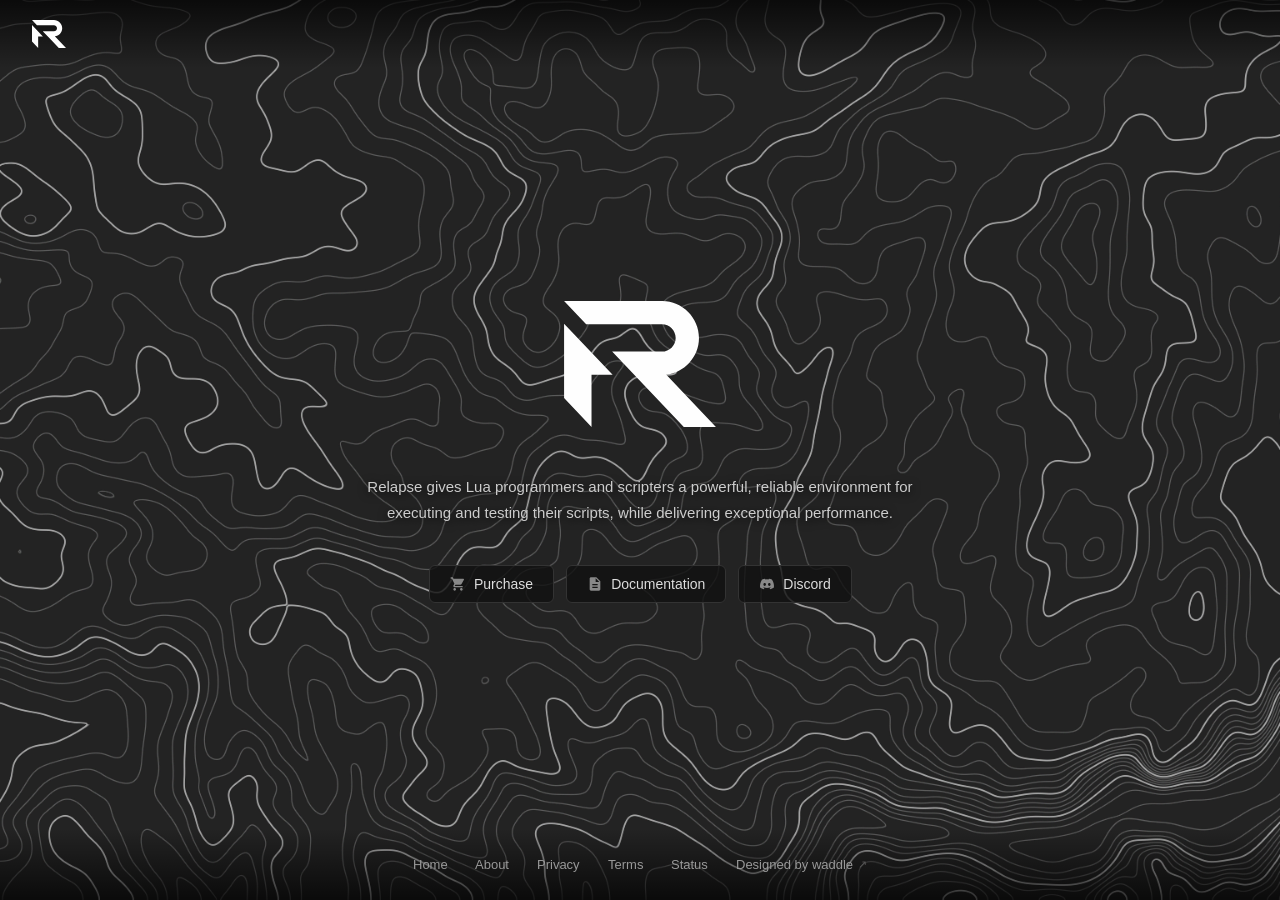
<file: index.html>
<!DOCTYPE html>
<html lang="en">
<head>
  <meta charset="UTF-8">
  <meta name="viewport" content="width=device-width, initial-scale=1.0">
  <title>Relapse - The best </title>
  <link rel="stylesheet" href="reassets/restyle.css">
  <link rel="icon" type="image/svg+xml" href="reassets/relapse2.svg">
  <meta property="og:type" content="website">
  <meta property="og:site_name" content="Relapse">
  <meta property="og:title" content="Relapse - The best">
  <meta property="og:description" content="Relapse gives Lua programmers and scripters a powerful, reliable environment for executing and testing their scripts, while delivering exceptional performance.">
  <meta property="og:image" content="https://getrelapse.xyz/reassets/relapse2.svg">
  <meta property="og:url" content="https://getrelapse.xyz/
  <base target="_blank">
</head>
<body>

  <div class="topbar">
    <img src="reassets/relapse2.svg" alt="Relapse logo">
   <!-- <a class="login-btn" href="#">
      <svg width="14" height="14" viewBox="0 0 24 24" fill="#888"><path d="M12 12c2.21 0 4-1.79 4-4s-1.79-4-4-4-4 1.79-4 4 1.79 4 4 4zm0 2c-2.67 0-8 1.34-8 4v2h16v-2c0-2.66-5.33-4-8-4z"/></svg>
      Login
    </a> -->
  </div>

  <div class="hero">
    <div class="logo-row">
      <img src="reassets/relapse2.svg" alt="Relapse logo">
    </div>

    <p class="tagline">
    Relapse gives Lua programmers and scripters a powerful, reliable environment for 
    executing and testing their scripts, while delivering exceptional performance.
    </p>

    <div class="buttons">
      <a class="btn" href="" target="_blank">
        <svg viewBox="0 0 24 24"><path d="M7 18c-1.1 0-1.99.9-1.99 2S5.9 22 7 22s2-.9 2-2-.9-2-2-2zM1 2v2h2l3.6 7.59-1.35 2.45c-.16.28-.25.61-.25.96 0 1.1.9 2 2 2h12v-2H7.42c-.14 0-.25-.11-.25-.25l.03-.12.9-1.63h7.45c.75 0 1.41-.41 1.75-1.03l3.58-6.49c.08-.14.12-.31.12-.49 0-.55-.45-1-1-1H5.21l-.94-2H1zm16 16c-1.1 0-1.99.9-1.99 2s.89 2 1.99 2 2-.9 2-2-.9-2-2-2z"/></svg>
        Purchase
      </a>
      <a class="btn" href="/docs" target="_blank">
        <svg viewBox="0 0 24 24"><path d="M14 2H6c-1.1 0-1.99.9-1.99 2L4 20c0 1.1.89 2 1.99 2H18c1.1 0 2-.9 2-2V8l-6-6zm2 16H8v-2h8v2zm0-4H8v-2h8v2zm-3-5V3.5L18.5 9H13z"/></svg>
        Documentation
      </a>
      <a class="btn" href="https://discord.gg/FCsgD7P6dp" target="_blank">
        <svg viewBox="0 0 24 24"><path d="M19.27 5.33C17.94 4.71 16.5 4.26 15 4a.09.09 0 0 0-.07.03c-.18.33-.39.76-.53 1.09a16.09 16.09 0 0 0-4.8 0c-.14-.34-.35-.76-.54-1.09c-.01-.02-.04-.03-.07-.03c-1.5.26-2.93.71-4.27 1.33c-.01 0-.02.01-.03.02c-2.72 4.07-3.47 8.03-3.1 11.95c0 .02.01.04.03.05c1.8 1.32 3.53 2.12 5.24 2.65c.03.01.06 0 .07-.02c.4-.55.76-1.13 1.07-1.74c.02-.04 0-.08-.04-.09c-.57-.22-1.11-.48-1.64-.78c-.04-.02-.04-.08-.01-.11c.11-.08.22-.17.33-.25c.02-.02.05-.02.07-.01c3.44 1.57 7.15 1.57 10.55 0c.02-.01.05-.01.07.01c.11.09.22.17.33.26c.04.03.04.09-.01.11c-.52.31-1.07.56-1.64.78c-.04.01-.05.06-.04.09c.32.61.68 1.19 1.07 1.74c.03.01.06.02.09.01c1.72-.53 3.45-1.33 5.25-2.65c.02-.01.03-.03.03-.05c.44-4.53-.73-8.46-3.1-11.95c-.01-.01-.02-.02-.04-.02zM8.52 14.91c-1.03 0-1.89-.95-1.89-2.12s.84-2.12 1.89-2.12c1.06 0 1.9.96 1.89 2.12c0 1.17-.84 2.12-1.89 2.12zm6.97 0c-1.03 0-1.89-.95-1.89-2.12s.84-2.12 1.89-2.12c1.06 0 1.9.96 1.89 2.12c0 1.17-.83 2.12-1.89 2.12z"/></svg>
        Discord
      </a>
    </div>
  </div>

<div class="footer">
  <a href="/">Home</a>
  <a href="#">About</a>
  <a href="#">Privacy</a>
  <a href="/tos">Terms</a>
  <a href="/status">Status</a>
  <a class="credit" href="https://waddles.cafe" target="_blank" rel="noopener">Designed by waddle</a>
</div>

</body>
</html>
</file>
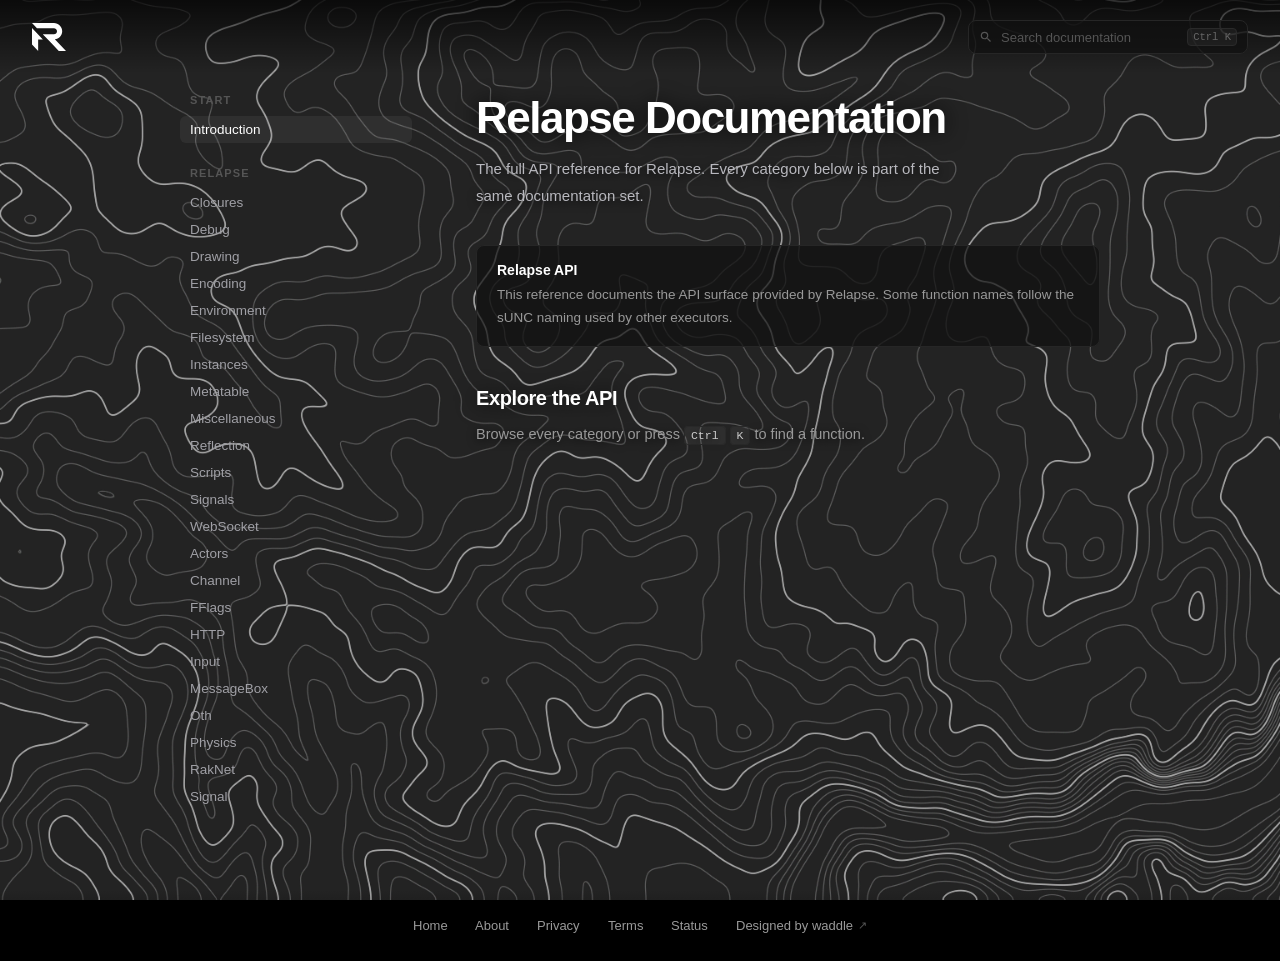
<file: docs.html>
<!DOCTYPE html>
<html lang="en">
<head>
  <meta charset="UTF-8">
  <meta name="viewport" content="width=device-width, initial-scale=1.0">
  <title>Documentation - Relapse</title>
  <link rel="stylesheet" href="reassets/restyle.css">
  <link rel="icon" type="image/svg+xml" href="reassets/relapse2.svg">
  <meta property="og:type" content="website">
  <meta property="og:site_name" content="Relapse">
  <meta property="og:title" content="Relapse - The best">
  <meta property="og:description" content="Relapse gives Lua programmers and scripters a powerful, reliable environment for executing and testing their scripts, while delivering exceptional performance.">
  <meta property="og:image" content="https://getrelapse.xyz/reassets/relapse2.svg">
  <meta property="og:url" content="https://getrelapse.xyz/">
</head>
<body>

  <div class="topbar">
    <img src="reassets/relapse2.svg" alt="Relapse logo">
    <div class="docs-topsearch">
      <svg width="14" height="14" viewBox="0 0 24 24" fill="currentColor"><path d="M15.5 14h-.79l-.28-.27A6.47 6.47 0 0 0 16 9.5 6.5 6.5 0 1 0 9.5 16c1.61 0 3.09-.59 4.23-1.57l.27.28v.79l5 4.99L20.49 19l-4.99-5zm-6 0C7.01 14 5 11.99 5 9.5S7.01 5 9.5 5 14 7.01 14 9.5 11.99 14 9.5 14z"/></svg>
      <input type="text" id="docsSearch" placeholder="Search documentation" autocomplete="off" spellcheck="false">
      <kbd>Ctrl K</kbd>
      <div class="docs-results" id="docsResults"></div>
    </div>
  </div>

  <div class="docs-layout">

    <aside class="docs-side">
      <div class="docs-side-group">
        <h3>Start</h3>
        <a class="docs-side-link current" data-doc="introduction" href="#introduction">Introduction</a>
      </div>
      <div class="docs-side-group">
        <h3>Relapse</h3>
        <a class="docs-side-link" data-doc="closures" href="#closures">Closures</a>
        <a class="docs-side-link" data-doc="debug" href="#debug">Debug</a>
        <a class="docs-side-link" data-doc="drawing" href="#drawing">Drawing</a>
        <a class="docs-side-link" data-doc="encoding" href="#encoding">Encoding</a>
        <a class="docs-side-link" data-doc="environment" href="#environment">Environment</a>
        <a class="docs-side-link" data-doc="filesystem" href="#filesystem">Filesystem</a>
        <a class="docs-side-link" data-doc="instances" href="#instances">Instances</a>
        <a class="docs-side-link" data-doc="metatable" href="#metatable">Metatable</a>
        <a class="docs-side-link" data-doc="miscellaneous" href="#miscellaneous">Miscellaneous</a>
        <a class="docs-side-link" data-doc="reflection" href="#reflection">Reflection</a>
        <a class="docs-side-link" data-doc="scripts" href="#scripts">Scripts</a>
        <a class="docs-side-link" data-doc="signals" href="#signals">Signals</a>
        <a class="docs-side-link" data-doc="websocket" href="#websocket">WebSocket</a>
        <a class="docs-side-link" data-doc="actors" href="#actors">Actors</a>
        <a class="docs-side-link" data-doc="channel" href="#channel">Channel</a>
        <a class="docs-side-link" data-doc="fflags" href="#fflags">FFlags</a>
        <a class="docs-side-link" data-doc="http" href="#http">HTTP</a>
        <a class="docs-side-link" data-doc="input" href="#input">Input</a>
        <a class="docs-side-link" data-doc="messagebox" href="#messagebox">MessageBox</a>
        <a class="docs-side-link" data-doc="oth" href="#oth">Oth</a>
        <a class="docs-side-link" data-doc="physics" href="#physics">Physics</a>
        <a class="docs-side-link" data-doc="raknet" href="#raknet">RakNet</a>
        <a class="docs-side-link" data-doc="signal" href="#signal">Signal</a>
      </div>
    </aside>

    <main class="docs-main">

      <section id="introduction" class="docs-section active">
        <h1 class="docs-title">Relapse Documentation</h1>
        <p class="docs-lead">
          The full API reference for Relapse. Every category below is part of the same documentation set.
        </p>

        <div class="docs-note">
          <h3>Relapse API</h3>
          <p>This reference documents the API surface provided by Relapse. Some function names follow the sUNC naming used by other executors.</p>
        </div>

        <h2 class="docs-h2">Explore the API</h2>
        <p class="docs-p">Browse every category or press <kbd>Ctrl</kbd> <kbd>K</kbd> to find a function.</p>
      </section>

      <section id="closures" class="docs-section">
        <p class="docs-breadcrumb"><span>Relapse</span><span class="sep">/</span><span>Closures</span></p>
        <h2 class="docs-title-sm">Closures</h2>
        <p class="docs-lead">Inspect, create, classify, hook and restore Luau closures.</p>

        <div class="docs-note">
          <h3>Relapse documentation</h3>
          <p>This reference documents the API surface provided by Relapse.</p>
        </div>

        <h3 class="docs-h3">Available functions</h3>
        <div class="docs-functions" data-category="closures"></div>
      </section>

      <section id="debug" class="docs-section">
        <p class="docs-breadcrumb"><span>Relapse</span><span class="sep">/</span><span>Debug</span></p>
        <h2 class="docs-title-sm">Debug</h2>
        <p class="docs-lead">Inspect and modify constants, upvalues, stacks and prototypes.</p>

        <div class="docs-note">
          <h3>Relapse documentation</h3>
          <p>This reference documents the API surface provided by Relapse.</p>
        </div>

        <h3 class="docs-h3">Available functions</h3>
        <div class="docs-functions" data-category="debug"></div>
      </section>

      <section id="drawing" class="docs-section">
        <p class="docs-breadcrumb"><span>Relapse</span><span class="sep">/</span><span>Drawing</span></p>
        <h2 class="docs-title-sm">Drawing</h2>
        <p class="docs-lead">Create and manage client-only 2D drawing objects.</p>

        <div class="docs-note">
          <h3>Relapse documentation</h3>
          <p>This reference documents the API surface provided by Relapse.</p>
        </div>

        <h3 class="docs-h3">Available functions</h3>
        <div class="docs-functions" data-category="drawing"></div>
      </section>

      <section id="encoding" class="docs-section">
        <p class="docs-breadcrumb"><span>Relapse</span><span class="sep">/</span><span>Encoding</span></p>
        <h2 class="docs-title-sm">Encoding</h2>
        <p class="docs-lead">Encode Base64 data and compress or decompress LZ4 data.</p>

        <div class="docs-note">
          <h3>Relapse documentation</h3>
          <p>This reference documents the API surface provided by Relapse.</p>
        </div>

        <h3 class="docs-h3">Available functions</h3>
        <div class="docs-functions" data-category="encoding"></div>
      </section>

      <section id="environment" class="docs-section">
        <p class="docs-breadcrumb"><span>Relapse</span><span class="sep">/</span><span>Environment</span></p>
        <h2 class="docs-title-sm">Environment</h2>
        <p class="docs-lead">Inspect executor environments, the registry and garbage-collected values.</p>

        <div class="docs-note">
          <h3>Relapse documentation</h3>
          <p>This reference documents the API surface provided by Relapse.</p>
        </div>

        <h3 class="docs-h3">Available functions</h3>
        <div class="docs-functions" data-category="environment"></div>
      </section>

      <section id="filesystem" class="docs-section">
        <p class="docs-breadcrumb"><span>Relapse</span><span class="sep">/</span><span>Filesystem</span></p>
        <h2 class="docs-title-sm">Filesystem</h2>
        <p class="docs-lead">Read, write and organize files in the executor workspace.</p>

        <div class="docs-note">
          <h3>Relapse documentation</h3>
          <p>This reference documents the API surface provided by Relapse.</p>
        </div>

        <h3 class="docs-h3">Available functions</h3>
        <div class="docs-functions" data-category="filesystem"></div>
      </section>

      <section id="instances" class="docs-section">
        <p class="docs-breadcrumb"><span>Relapse</span><span class="sep">/</span><span>Instances</span></p>
        <h2 class="docs-title-sm">Instances</h2>
        <p class="docs-lead">Enumerate, reference, inspect and interact with Roblox Instances.</p>

        <div class="docs-note">
          <h3>Relapse documentation</h3>
          <p>This reference documents the API surface provided by Relapse.</p>
        </div>

        <h3 class="docs-h3">Available functions</h3>
        <div class="docs-functions" data-category="instances"></div>
      </section>

      <section id="metatable" class="docs-section">
        <p class="docs-breadcrumb"><span>Relapse</span><span class="sep">/</span><span>Metatable</span></p>
        <h2 class="docs-title-sm">Metatable</h2>
        <p class="docs-lead">Access, replace and inspect protected metatables.</p>

        <div class="docs-note">
          <h3>Relapse documentation</h3>
          <p>This reference documents the API surface provided by Relapse.</p>
        </div>

        <h3 class="docs-h3">Available functions</h3>
        <div class="docs-functions" data-category="metatable"></div>
      </section>

      <section id="miscellaneous" class="docs-section">
        <p class="docs-breadcrumb"><span>Relapse</span><span class="sep">/</span><span>Miscellaneous</span></p>
        <h2 class="docs-title-sm">Miscellaneous</h2>
        <p class="docs-lead">Utility functions that don't belong to a specific category.</p>

        <div class="docs-note">
          <h3>Relapse documentation</h3>
          <p>This reference documents the API surface provided by Relapse.</p>
        </div>

        <h3 class="docs-h3">Available functions</h3>
        <div class="docs-functions" data-category="miscellaneous"></div>
      </section>

      <section id="reflection" class="docs-section">
        <p class="docs-breadcrumb"><span>Relapse</span><span class="sep">/</span><span>Reflection</span></p>
        <h2 class="docs-title-sm">Reflection</h2>
        <p class="docs-lead">Reflect on functions, types and runtime state.</p>

        <div class="docs-note">
          <h3>Relapse documentation</h3>
          <p>This reference documents the API surface provided by Relapse.</p>
        </div>

        <h3 class="docs-h3">Available functions</h3>
        <div class="docs-functions" data-category="reflection"></div>
      </section>

      <section id="scripts" class="docs-section">
        <p class="docs-breadcrumb"><span>Relapse</span><span class="sep">/</span><span>Scripts</span></p>
        <h2 class="docs-title-sm">Scripts</h2>
        <p class="docs-lead">Manage, load and inspect running scripts.</p>

        <div class="docs-note">
          <h3>Relapse documentation</h3>
          <p>This reference documents the API surface provided by Relapse.</p>
        </div>

        <h3 class="docs-h3">Available functions</h3>
        <div class="docs-functions" data-category="scripts"></div>
      </section>

      <section id="signals" class="docs-section">
        <p class="docs-breadcrumb"><span>Relapse</span><span class="sep">/</span><span>Signals</span></p>
        <h2 class="docs-title-sm">Signals</h2>
        <p class="docs-lead">Hook and inspect Roblox signals and event connections.</p>

        <div class="docs-note">
          <h3>Relapse documentation</h3>
          <p>This reference documents the API surface provided by Relapse.</p>
        </div>

        <h3 class="docs-h3">Available functions</h3>
        <div class="docs-functions" data-category="signals"></div>
      </section>

      <section id="websocket" class="docs-section">
        <p class="docs-breadcrumb"><span>Relapse</span><span class="sep">/</span><span>WebSocket</span></p>
        <h2 class="docs-title-sm">WebSocket</h2>
        <p class="docs-lead">Open, send and receive data over WebSocket connections.</p>

        <div class="docs-note">
          <h3>Relapse documentation</h3>
          <p>This reference documents the API surface provided by Relapse.</p>
        </div>

        <h3 class="docs-h3">Available functions</h3>
        <div class="docs-functions" data-category="websocket"></div>
      </section>

      <section id="actors" class="docs-section">
        <p class="docs-breadcrumb"><span>Relapse</span><span class="sep">/</span><span>Actors</span></p>
        <h2 class="docs-title-sm">Actors</h2>
        <p class="docs-lead">Run code inside Actor VMs and communicate with them.</p>

        <div class="docs-note">
          <h3>Relapse documentation</h3>
          <p>This reference documents the API surface provided by Relapse.</p>
        </div>

        <h3 class="docs-h3">Available functions</h3>
        <div class="docs-functions" data-category="actors"></div>
      </section>

      <section id="channel" class="docs-section">
        <p class="docs-breadcrumb"><span>Relapse</span><span class="sep">/</span><span>Channel</span></p>
        <h2 class="docs-title-sm">Channel</h2>
        <p class="docs-lead">Open cross-VM channels and exchange JSON values.</p>

        <div class="docs-note">
          <h3>Relapse documentation</h3>
          <p>This reference documents the API surface provided by Relapse.</p>
        </div>

        <h3 class="docs-h3">Available functions</h3>
        <div class="docs-functions" data-category="channel"></div>
      </section>

      <section id="fflags" class="docs-section">
        <p class="docs-breadcrumb"><span>Relapse</span><span class="sep">/</span><span>FFlags</span></p>
        <h2 class="docs-title-sm">FFlags</h2>
        <p class="docs-lead">Read and write engine fast flags.</p>

        <div class="docs-note">
          <h3>Relapse documentation</h3>
          <p>This reference documents the API surface provided by Relapse.</p>
        </div>

        <h3 class="docs-h3">Available functions</h3>
        <div class="docs-functions" data-category="fflags"></div>
      </section>

      <section id="http" class="docs-section">
        <p class="docs-breadcrumb"><span>Relapse</span><span class="sep">/</span><span>HTTP</span></p>
        <h2 class="docs-title-sm">HTTP</h2>
        <p class="docs-lead">Send HTTP requests from the executor.</p>

        <div class="docs-note">
          <h3>Relapse documentation</h3>
          <p>This reference documents the API surface provided by Relapse.</p>
        </div>

        <h3 class="docs-h3">Available functions</h3>
        <div class="docs-functions" data-category="http"></div>
      </section>

      <section id="input" class="docs-section">
        <p class="docs-breadcrumb"><span>Relapse</span><span class="sep">/</span><span>Input</span></p>
        <h2 class="docs-title-sm">Input</h2>
        <p class="docs-lead">Synthesize mouse and keyboard input.</p>

        <div class="docs-note">
          <h3>Relapse documentation</h3>
          <p>This reference documents the API surface provided by Relapse.</p>
        </div>

        <h3 class="docs-h3">Available functions</h3>
        <div class="docs-functions" data-category="input"></div>
      </section>

      <section id="messagebox" class="docs-section">
        <p class="docs-breadcrumb"><span>Relapse</span><span class="sep">/</span><span>MessageBox</span></p>
        <h2 class="docs-title-sm">MessageBox</h2>
        <p class="docs-lead">Show native message boxes.</p>

        <div class="docs-note">
          <h3>Relapse documentation</h3>
          <p>This reference documents the API surface provided by Relapse.</p>
        </div>

        <h3 class="docs-h3">Available functions</h3>
        <div class="docs-functions" data-category="messagebox"></div>
      </section>

      <section id="oth" class="docs-section">
        <p class="docs-breadcrumb"><span>Relapse</span><span class="sep">/</span><span>Oth</span></p>
        <h2 class="docs-title-sm">Oth</h2>
        <p class="docs-lead">Hook C closures with Lua functions and inspect hook threads.</p>

        <div class="docs-note">
          <h3>Relapse documentation</h3>
          <p>This reference documents the API surface provided by Relapse.</p>
        </div>

        <h3 class="docs-h3">Available functions</h3>
        <div class="docs-functions" data-category="oth"></div>
      </section>

      <section id="physics" class="docs-section">
        <p class="docs-breadcrumb"><span>Relapse</span><span class="sep">/</span><span>Physics</span></p>
        <h2 class="docs-title-sm">Physics</h2>
        <p class="docs-lead">Read and change the local physics time scale.</p>

        <div class="docs-note">
          <h3>Relapse documentation</h3>
          <p>This reference documents the API surface provided by Relapse.</p>
        </div>

        <h3 class="docs-h3">Available functions</h3>
        <div class="docs-functions" data-category="physics"></div>
      </section>

      <section id="raknet" class="docs-section">
        <p class="docs-breadcrumb"><span>Relapse</span><span class="sep">/</span><span>RakNet</span></p>
        <h2 class="docs-title-sm">RakNet</h2>
        <p class="docs-lead">Inspect and inject network packets.</p>

        <div class="docs-note">
          <h3>Relapse documentation</h3>
          <p>This reference documents the API surface provided by Relapse.</p>
        </div>

        <h3 class="docs-h3">Available functions</h3>
        <div class="docs-functions" data-category="raknet"></div>
      </section>

      <section id="signal" class="docs-section">
        <p class="docs-breadcrumb"><span>Relapse</span><span class="sep">/</span><span>Signal</span></p>
        <h2 class="docs-title-sm">Signal</h2>
        <p class="docs-lead">Create standalone signals and connections.</p>

        <div class="docs-note">
          <h3>Relapse documentation</h3>
          <p>This reference documents the API surface provided by Relapse.</p>
        </div>

        <h3 class="docs-h3">Available functions</h3>
        <div class="docs-functions" data-category="signal"></div>
      </section>

      <section id="function-view" class="docs-section">
        <p class="docs-breadcrumb" id="fnBreadcrumb"></p>
        <p class="docs-category-label" id="fnCategory"></p>
        <h2 class="docs-fn-title" id="fnTitle"></h2>
        <p class="docs-lead" id="fnDesc"></p>

        <div class="docs-note">
          <h3>Relapse documentation</h3>
          <p>This reference documents the API surface provided by Relapse.</p>
        </div>

        <h3 class="docs-h2">Signature</h3>
        <div class="docs-code">
          <div class="docs-code-head">
            <span class="docs-code-lang">Luau</span>
            <button class="docs-copy" data-copy="" type="button" aria-label="Copy signature">
              <svg width="12" height="12" viewBox="0 0 24 24" fill="currentColor"><path d="M16 1H4c-1.1 0-2 .9-2 2v14h2V3h12V1zm3 4H8c-1.1 0-2 .9-2 2v14c0 1.1.9 2 2 2h11c1.1 0 2-.9 2-2V7c0-1.1-.9-2-2-2zm0 16H8V7h11v14z"/></svg>
              <span>Copy</span>
            </button>
          </div>
          <pre class="docs-code-body"><code id="fnSignature"></code></pre>
        </div>

        <h3 class="docs-h2">Returns</h3>
        <p class="docs-p" id="fnReturns"></p>

        <div class="docs-nav">
          <a class="docs-nav-btn" id="fnPrev" href="#">
            <span class="docs-nav-label">← Previous</span>
            <span class="docs-nav-title" id="fnPrevTitle"></span>
          </a>
          <a class="docs-nav-btn docs-nav-next" id="fnNext" href="#">
            <span class="docs-nav-label">Next →</span>
            <span class="docs-nav-title" id="fnNextTitle"></span>
          </a>
        </div>
      </section>

    </main>

  </div>

  <div class="footer">
    <a href="/">Home</a>
    <a href="#">About</a>
    <a href="#">Privacy</a>
    <a href="/tos">Terms</a>
    <a href="/status">Status</a>
    <a class="credit" href="https://waddles.cafe" target="_blank" rel="noopener">Designed by waddle</a>
  </div>

  <script src="reassets/de.js?v=2"></script>

</body>
</html>
</file>
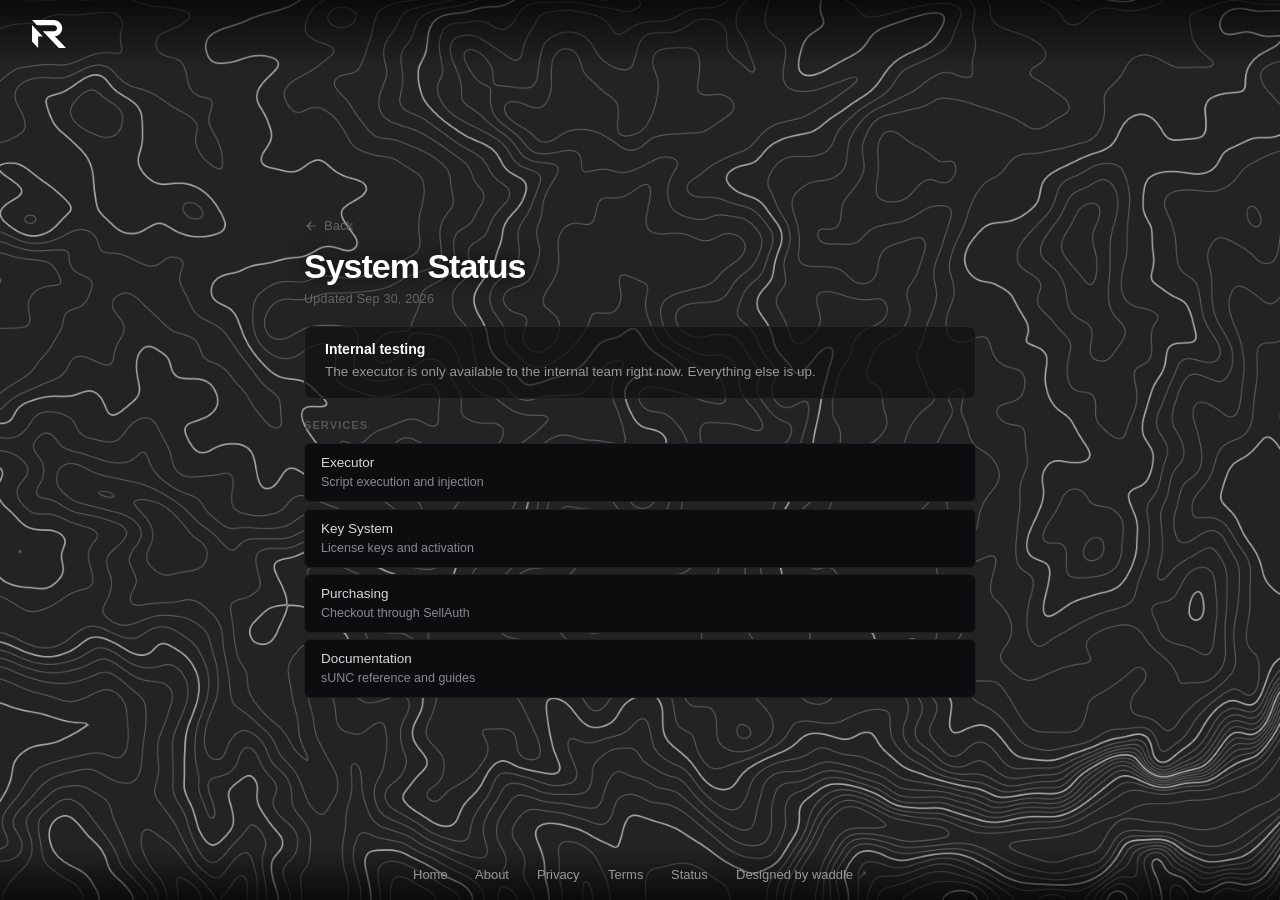
<file: status.html>
<!DOCTYPE html>
<html lang="en">
<head>
  <meta charset="UTF-8">
  <meta name="viewport" content="width=device-width, initial-scale=1.0">
  <title>Status - Relapse</title>
  <link rel="stylesheet" href="reassets/restyle.css?v=3">
  <link rel="icon" type="image/svg+xml" href="reassets/relapse2.svg">
  <meta property="og:type" content="website">
  <meta property="og:site_name" content="Relapse">
  <meta property="og:title" content="Relapse Status">
  <meta property="og:description" content="Current status of the Relapse executor, key system, purchasing and documentation.">
  <meta property="og:image" content="https://getrelapse.xyz/reassets/relapse2.svg">
  <meta property="og:url" content="https://getrelapse.xyz/status">
</head>
<body class="no-scroll">

  <div class="topbar">
    <img src="reassets/relapse2.svg" alt="Relapse logo">
  </div>

  <div class="article-wrap status-wrap">
    <a class="back" href="/">
      <svg width="14" height="14" viewBox="0 0 24 24" fill="currentColor"><path d="M20 11H7.83l5.59-5.59L12 4l-8 8 8 8 1.41-1.41L7.83 13H20v-2z"/></svg>
      Back
    </a>

    <h1 class="article-title">System Status</h1>
    <p class="article-updated">Updated Sep 30, 2026</p>

    <div class="status-overall">
      <div>
        <h2>Internal testing</h2>
        <p>The executor is only available to the internal team right now. Everything else is up.</p>
      </div>
    </div>

    <h3 class="docs-h3 status-label">Services</h3>
    <div class="status-list">
      <div class="status-row" style="animation-delay: 0.5s">
        <div><span class="status-name">Executor</span><span class="status-desc">Script execution and injection</span></div>
      </div>
      <div class="status-row" style="animation-delay: 0.56s">
        <div><span class="status-name">Key System</span><span class="status-desc">License keys and activation</span></div>
      </div>
      <div class="status-row" style="animation-delay: 0.62s">
        <div><span class="status-name">Purchasing</span><span class="status-desc">Checkout through SellAuth</span></div>
      </div>
      <div class="status-row" style="animation-delay: 0.68s">
        <div><span class="status-name">Documentation</span><span class="status-desc">sUNC reference and guides</span></div>
      </div>
    </div>
  </div>

  <div class="footer">
    <a href="/">Home</a>
    <a href="#">About</a>
    <a href="#">Privacy</a>
    <a href="/tos">Terms</a>
    <a href="/status">Status</a>
    <a class="credit" href="https://waddles.cafe" target="_blank" rel="noopener">Designed by waddle</a>
  </div>

</body>
</html>
</file>
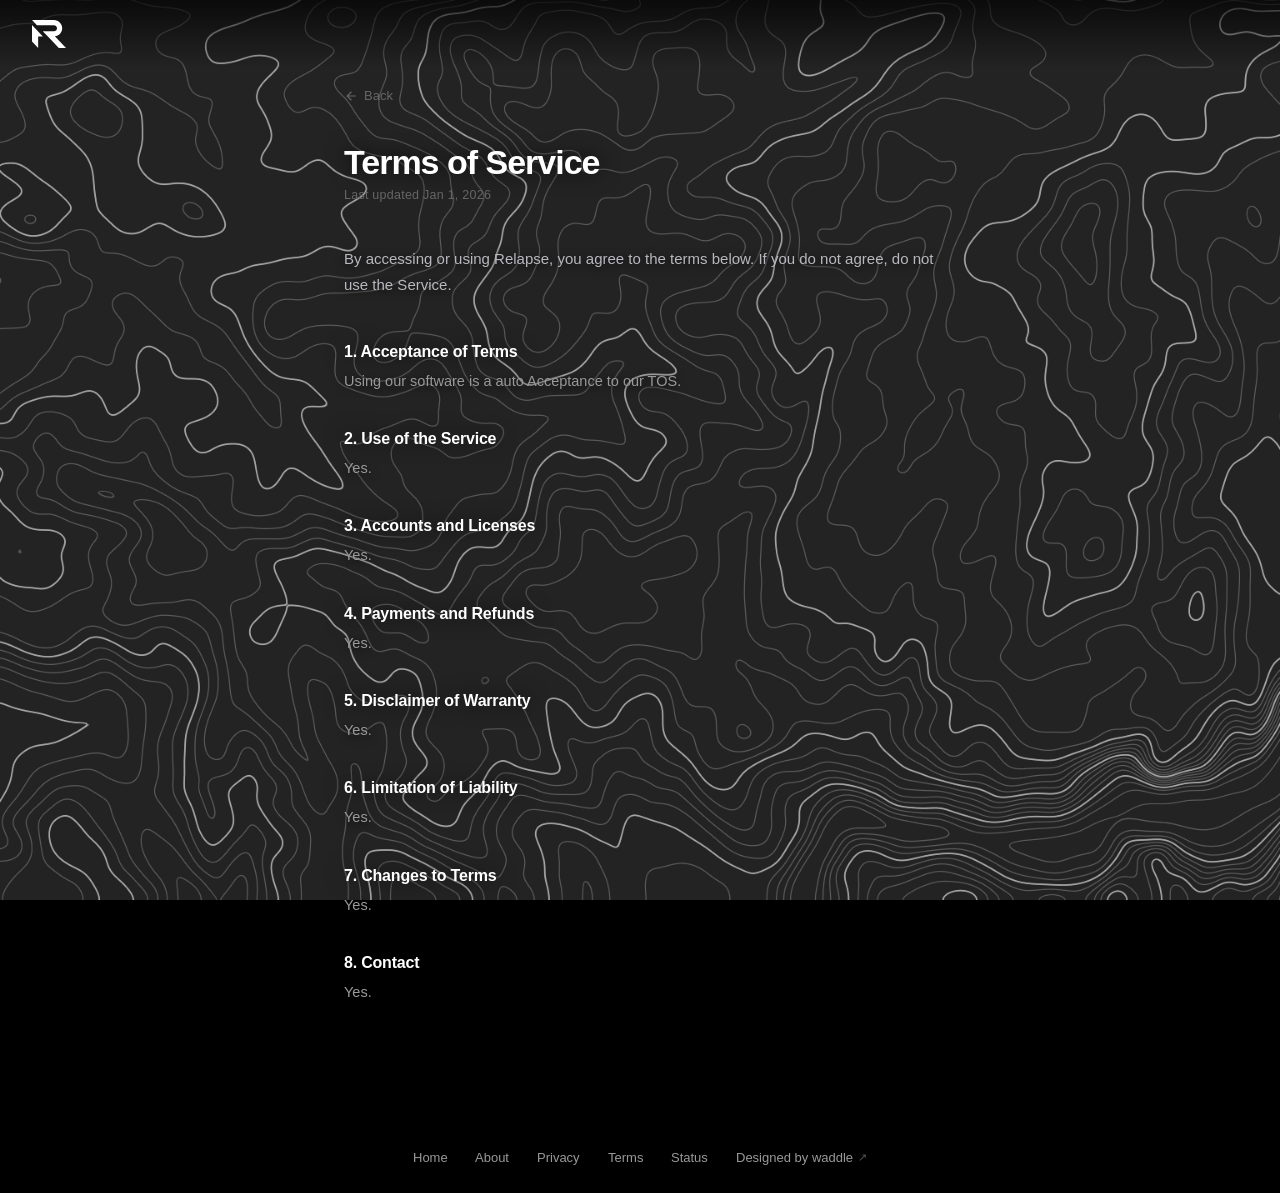
<file: tos.html>
<!DOCTYPE html>
<html lang="en">
<head>
  <meta charset="UTF-8">
  <meta name="viewport" content="width=device-width, initial-scale=1.0">
  <title>Terms of Service - Relapse</title>
  <link rel="stylesheet" href="reassets/restyle.css">
  <link rel="icon" type="image/svg+xml" href="reassets/relapse2.svg">
  <meta property="og:type" content="website">
  <meta property="og:site_name" content="Relapse">
  <meta property="og:title" content="Relapse - The best">
  <meta property="og:description" content="Relapse gives Lua programmers and scripters a powerful, reliable environment for executing and testing their scripts, while delivering exceptional performance.">
  <meta property="og:image" content="https://getrelapse.xyz/reassets/relapse2.svg">
  <meta property="og:url" content="https://getrelapse.xyz/
  <base target="_blank">
</head>
<body>

  <div class="topbar">
    <img src="reassets/relapse2.svg" alt="Relapse logo">
  </div>

  <div class="article-wrap">
    <a class="back" href="/">
      <svg width="14" height="14" viewBox="0 0 24 24" fill="currentColor"><path d="M20 11H7.83l5.59-5.59L12 4l-8 8 8 8 1.41-1.41L7.83 13H20v-2z"/></svg>
      Back
    </a>

    <h1 class="article-title">Terms of Service</h1>
    <p class="article-updated">Last updated Jan 1, 2026</p>

    <div class="article">
      <p class="article-lead">
        By accessing or using Relapse, you agree to the terms below. If you do not agree, do not use the Service.
      </p>

      <div class="article-card">
        <h2>1. Acceptance of Terms</h2>
        <p>Using our software is a auto Acceptance to our TOS.</p>
      </div>

      <div class="article-card">
        <h2>2. Use of the Service</h2>
        <p>Yes.</p>
      </div>

      <div class="article-card">
        <h2>3. Accounts and Licenses</h2>
        <p>Yes.</p>
      </div>

      <div class="article-card">
        <h2>4. Payments and Refunds</h2>
        <p>Yes.</p>
      </div>

      <div class="article-card">
        <h2>5. Disclaimer of Warranty</h2>
        <p>Yes.</p>
      </div>

      <div class="article-card">
        <h2>6. Limitation of Liability</h2>
        <p>Yes.</p>
      </div>

      <div class="article-card">
        <h2>7. Changes to Terms</h2>
        <p>Yes.</p>
      </div>

      <div class="article-card">
        <h2>8. Contact</h2>
        <p>Yes.</p>
      </div>
    </div>
  </div>

<div class="footer">
  <a href="/">Home</a>
  <a href="#">About</a>
  <a href="#">Privacy</a>
  <a href="/tos">Terms</a>
  <a href="/status">Status</a>
  <a class="credit" href="https://waddles.cafe" target="_blank" rel="noopener">Designed by waddle</a>
</div>

</body>
</html>
</file>
<file: reassets/restyle.css>
* { margin: 0; padding: 0; box-sizing: border-box; }

html {
  width: 100%;
  height: 100%;
}

body {
  width: 100%;
  min-height: 100%;
  background: #000;
  color: #fff;
  font-family: -apple-system, BlinkMacSystemFont, "Segoe UI", Roboto, Helvetica, Arial, sans-serif;
  display: flex;
  flex-direction: column;
  background-image: url('bckgrnd.png');
  background-size: cover;
  background-position: center;
  background-repeat: no-repeat;
  background-attachment: fixed;
}

body.no-scroll {
  overflow: hidden;
  height: 100vh;
}

@keyframes waveIn {
  0% {
    opacity: 0;
    transform: translate3d(-24px, 40px, 0) scale(0.99);
    filter: blur(8px);
  }
  70% {
    opacity: 1;
    filter: blur(0);
  }
  100% {
    opacity: 1;
    transform: translate3d(0, 0, 0) scale(1);
    filter: blur(0);
  }
}

@keyframes floatSway {
  0%, 100% { transform: translate3d(0, 0, 0); }
  33%      { transform: translate3d(2px, -3px, 0); }
  66%      { transform: translate3d(-2px, 2px, 0); }
}

.topbar {
  display: flex;
  justify-content: space-between;
  align-items: center;
  padding: 20px 32px;
  background: linear-gradient(to bottom, rgba(0,0,0,0.7) 0%, rgba(0,0,0,0) 100%);
}

.topbar img {
  height: 28px;
  width: auto;
  opacity: 0;
  will-change: transform, opacity, filter;
  animation: waveIn 2.4s cubic-bezier(0.22, 1, 0.36, 1) forwards;
  animation-delay: 0.05s;
}

.login-btn {
  display: flex;
  align-items: center;
  gap: 6px;
  background: #111;
  border: 1px solid #222;
  color: #ccc;
  padding: 6px 14px;
  border-radius: 6px;
  font-size: 13px;
  cursor: pointer;
  text-decoration: none;
  transition: background 0.15s;
  opacity: 0;
  will-change: transform, opacity, filter;
  animation: waveIn 2.4s cubic-bezier(0.22, 1, 0.36, 1) forwards;
  animation-delay: 0.15s;
}

.login-btn:hover { background: #1a1a1a; }

.hero {
  flex: 1;
  display: flex;
  flex-direction: column;
  align-items: center;
  justify-content: center;
  text-align: center;
  padding: 40px 20px;
}

.logo-row {
  display: flex;
  align-items: center;
  justify-content: center;
  margin-bottom: 40px;
  opacity: 0;
  will-change: transform, opacity, filter;
  animation: waveIn 2.4s cubic-bezier(0.22, 1, 0.36, 1) forwards;
  animation-delay: 0.2s;
}

.logo-row img {
  height: 140px;
  width: auto;
  max-width: 90%;
  object-fit: contain;
  will-change: transform;
  animation: floatSway 10s ease-in-out infinite;
  animation-delay: 2.8s;
}

.logo-row h1 {
  font-size: 88px;
  font-weight: 600;
  letter-spacing: -2px;
  color: #fff;
  text-shadow: 0 0 20px rgba(0, 0, 0, 0.8);
}

.tagline {
  max-width: 560px;
  color: #ccc;
  font-size: 15px;
  line-height: 1.7;
  margin-bottom: 40px;
  text-shadow: 0 2px 10px rgba(0, 0, 0, 0.8);
  opacity: 0;
  will-change: transform, opacity, filter;
  animation: waveIn 2.4s cubic-bezier(0.22, 1, 0.36, 1) forwards;
  animation-delay: 0.4s;
}

.buttons {
  display: flex;
  gap: 12px;
  opacity: 0;
  will-change: transform, opacity, filter;
  animation: waveIn 2.4s cubic-bezier(0.22, 1, 0.36, 1) forwards;
  animation-delay: 0.6s;
}

.btn {
  display: flex;
  align-items: center;
  gap: 8px;
  background: rgba(17, 17, 17, 0.8);
  border: 1px solid #333;
  color: #ddd;
  padding: 10px 20px;
  border-radius: 6px;
  font-size: 14px;
  font-weight: 500;
  cursor: pointer;
  text-decoration: none;
  transition: background 0.2s ease, border-color 0.2s ease, transform 0.2s ease;
}

.btn:hover {
  background: #1a1a1a;
  border-color: #444;
  transform: translateY(-1px);
}

.btn svg {
  width: 16px;
  height: 16px;
  fill: #888;
  transition: fill 0.2s ease;
}

.btn:hover svg {
  fill: #bbb;
}

.footer {
  display: flex;
  justify-content: center;
  gap: 28px;
  padding: 28px 20px;
  background: linear-gradient(to top, rgba(0,0,0,0.7) 0%, rgba(0,0,0,0) 100%);
}

.footer a {
  color: #999;
  font-size: 13px;
  text-decoration: none;
  transition: color 0.2s ease;
  opacity: 0;
  will-change: transform, opacity, filter;
  animation: waveIn 2.4s cubic-bezier(0.22, 1, 0.36, 1) forwards;
}

.footer a:nth-child(1) { animation-delay: 0.8s; }
.footer a:nth-child(2) { animation-delay: 0.85s; }
.footer a:nth-child(3) { animation-delay: 0.9s; }
.footer a:nth-child(4) { animation-delay: 0.95s; }
.footer a:nth-child(5) { animation-delay: 1s; }
.footer a:nth-child(6) { animation-delay: 1.05s; }

.footer a:hover { color: #ddd; }

.footer .credit {
  display: inline-flex;
  align-items: center;
  gap: 5px;
}

.footer .credit::after {
  content: '↗';
  font-size: 11px;
  color: #555;
  transition: color 0.2s ease;
}

.footer .credit:hover::after {
  color: #c084fc;
}

.article-wrap {
  flex: 1;
  display: flex;
  flex-direction: column;
  padding: 20px 24px 80px;
  max-width: 640px;
  margin: 0 auto;
  width: 100%;
}

.back {
  display: inline-flex;
  align-items: center;
  gap: 6px;
  font-size: 13px;
  color: #666;
  margin-bottom: 40px;
  text-decoration: none;
  transition: color .15s ease;
  opacity: 0;
  will-change: transform, opacity, filter;
  animation: waveIn 2.4s cubic-bezier(0.22, 1, 0.36, 1) forwards;
  animation-delay: 0.1s;
}

.back:hover {
  color: #fff;
}

.article-title {
  font-size: clamp(26px, 5vw, 34px);
  font-weight: 600;
  letter-spacing: -1px;
  color: #fff;
  margin-bottom: 6px;
  text-shadow: 0 0 20px rgba(0, 0, 0, 0.8);
  opacity: 0;
  will-change: transform, opacity, filter;
  animation: waveIn 2.4s cubic-bezier(0.22, 1, 0.36, 1) forwards;
  animation-delay: 0.2s;
}

.article-updated {
  font-size: 12.5px;
  color: #666;
  margin-bottom: 44px;
  letter-spacing: 0.02em;
  opacity: 0;
  will-change: transform, opacity, filter;
  animation: waveIn 2.4s cubic-bezier(0.22, 1, 0.36, 1) forwards;
  animation-delay: 0.3s;
}

.article {
  width: 100%;
  opacity: 0;
  will-change: transform, opacity, filter;
  animation: waveIn 2.4s cubic-bezier(0.22, 1, 0.36, 1) forwards;
  animation-delay: 0.4s;
}

.article-lead {
  font-size: 15px;
  line-height: 1.75;
  color: #b8b8be;
  margin-bottom: 44px;
  text-shadow: 0 2px 10px rgba(0, 0, 0, 0.8);
}

.article-card {
  margin-bottom: 36px;
}

.article-card h2 {
  font-size: 16px;
  font-weight: 600;
  color: #fff;
  margin-bottom: 8px;
  letter-spacing: -0.2px;
  text-shadow: 0 0 20px rgba(0, 0, 0, 0.8);
}

.article-card p {
  font-size: 14.5px;
  line-height: 1.75;
  color: #999;
  text-shadow: 0 2px 10px rgba(0, 0, 0, 0.8);
}

@media (prefers-reduced-motion: reduce) {
  .topbar img,
  .login-btn,
  .logo-row,
  .tagline,
  .buttons,
  .footer a,
  .back,
  .article-title,
  .article-updated,
  .article,
  .docs-side,
  .docs-section.active {
    animation: none;
    opacity: 1;
    transform: none;
    filter: none;
  }
}

@media (max-width: 640px) {
  .logo-row img { height: 80px; }
  .buttons { flex-direction: column; width: 100%; max-width: 280px; }
  .btn { justify-content: center; }
  .hero { padding: 24px 16px; }
  .tagline { font-size: 13px; }
  .topbar { padding: 16px 20px; }
  .topbar img { height: 22px; }

  .article-wrap { padding: 16px 20px 60px; }
  .article-card { margin-bottom: 28px; }
  .article-lead { margin-bottom: 32px; }
}

.docs-topsearch {
  position: relative;
  display: flex;
  align-items: center;
  gap: 8px;
  background: rgba(17, 17, 17, 0.7);
  border: 1px solid #262626;
  border-radius: 8px;
  padding: 7px 10px;
  min-width: 280px;
  transition: border-color 0.15s ease, background 0.15s ease;
}

.docs-topsearch:focus-within {
  border-color: #3a3a3a;
  background: rgba(22, 22, 22, 0.9);
}

.docs-topsearch svg { color: #555; flex-shrink: 0; }

.docs-topsearch input {
  flex: 1;
  min-width: 0;
  background: none;
  border: none;
  outline: none;
  color: #e0e0e4;
  font-family: inherit;
  font-size: 13px;
  padding: 0;
}

.docs-topsearch input::placeholder { color: #555; }

.docs-topsearch kbd {
  font-family: ui-monospace, "SF Mono", Menlo, monospace;
  font-size: 10.5px;
  background: rgba(255, 255, 255, 0.05);
  border: 1px solid #2a2a2a;
  border-radius: 4px;
  padding: 2px 5px;
  color: #666;
  flex-shrink: 0;
}

.docs-topsearch .docs-results {
  position: absolute;
  top: calc(100% + 6px);
  right: 0;
  width: 320px;
  max-height: 380px;
  overflow-y: auto;
  display: none;
  flex-direction: column;
  gap: 2px;
  background: rgba(17, 17, 17, 0.98);
  border: 1px solid #262626;
  border-radius: 8px;
  padding: 6px;
  margin: 0;
  z-index: 200;
  box-shadow: 0 8px 32px rgba(0, 0, 0, 0.5);
}

.docs-topsearch .docs-results.on { display: flex; }

.docs-result-label {
  font-size: 10.5px;
  font-weight: 600;
  letter-spacing: 0.08em;
  text-transform: uppercase;
  color: #555;
  padding: 6px 8px 4px;
}

.docs-result {
  display: flex;
  align-items: center;
  justify-content: space-between;
  gap: 8px;
  padding: 7px 8px;
  border-radius: 6px;
  text-decoration: none;
  transition: background 0.12s ease;
}

.docs-result:hover { background: rgba(255, 255, 255, 0.04); }

.docs-result-title {
  font-size: 13px;
  color: #b8b8be;
  white-space: nowrap;
  overflow: hidden;
  text-overflow: ellipsis;
}

.docs-result-title mark {
  background: rgba(192, 132, 252, 0.25);
  color: #e0c8ff;
  border-radius: 2px;
  padding: 0 2px;
}

.docs-result-type {
  font-size: 10px;
  text-transform: uppercase;
  letter-spacing: 0.06em;
  color: #555;
  flex-shrink: 0;
}

.docs-result-none {
  font-size: 13px;
  color: #666;
  padding: 10px 8px;
  text-align: center;
}

.docs-layout {
  flex: 1;
  display: grid;
  grid-template-columns: 240px minmax(0, 1fr);
  gap: 56px;
  max-width: 1000px;
  width: 100%;
  margin: 0 auto;
  padding: 20px 40px 80px;
}

.docs-side {
  position: sticky;
  top: 80px;
  align-self: start;
  max-height: calc(100vh - 100px);
  overflow-y: auto;
  display: flex;
  flex-direction: column;
  gap: 24px;
  padding-right: 8px;
  scrollbar-width: thin;
  scrollbar-color: #2a2a2a transparent;
  opacity: 0;
  will-change: transform, opacity, filter;
  animation: waveIn 2.4s cubic-bezier(0.22, 1, 0.36, 1) forwards;
  animation-delay: 0.2s;
}

.docs-side::-webkit-scrollbar { width: 4px; }
.docs-side::-webkit-scrollbar-thumb { background: #2a2a2a; border-radius: 2px; }

.docs-side-group { display: flex; flex-direction: column; }

.docs-side-group h3 {
  font-size: 11px;
  font-weight: 600;
  letter-spacing: 0.1em;
  text-transform: uppercase;
  color: #555;
  margin-bottom: 10px;
  padding-left: 10px;
}

.docs-side-link {
  display: block;
  padding: 6px 10px;
  font-size: 13.5px;
  color: #a0a0a6;
  text-decoration: none;
  border-radius: 6px;
  transition: color 0.15s ease, background 0.15s ease;
}

.docs-side-link:hover { color: #e8e8ec; background: rgba(255, 255, 255, 0.04); }
.docs-side-link.current { color: #fff; background: rgba(255, 255, 255, 0.06); }

.docs-main { min-width: 0; }

.docs-section { display: none; }

.docs-section.active {
  display: block;
  animation: waveIn 0.9s cubic-bezier(0.22, 1, 0.36, 1) forwards;
}

.docs-breadcrumb {
  display: flex;
  align-items: center;
  gap: 8px;
  font-size: 12.5px;
  color: #666;
  margin-bottom: 18px;
}

.docs-breadcrumb .sep { color: #333; }

.docs-category-label {
  font-size: 12px;
  color: #666;
  margin-bottom: 6px;
}

.docs-title {
  font-size: clamp(32px, 5vw, 44px);
  font-weight: 700;
  letter-spacing: -1.5px;
  line-height: 1.1;
  color: #fff;
  margin-bottom: 14px;
  text-shadow: 0 0 20px rgba(0, 0, 0, 0.8);
}

.docs-title-sm {
  font-size: clamp(26px, 4vw, 34px);
  font-weight: 700;
  letter-spacing: -1px;
  line-height: 1.15;
  color: #fff;
  margin-bottom: 12px;
  text-shadow: 0 0 20px rgba(0, 0, 0, 0.8);
}

.docs-fn-title {
  font-family: ui-monospace, "SF Mono", Menlo, monospace;
  font-size: clamp(24px, 4vw, 32px);
  font-weight: 600;
  letter-spacing: -0.5px;
  line-height: 1.2;
  color: #fff;
  margin-bottom: 12px;
  text-shadow: 0 0 20px rgba(0, 0, 0, 0.8);
}

.docs-lead {
  font-size: 15px;
  line-height: 1.75;
  color: #b8b8be;
  max-width: 60ch;
  margin-bottom: 36px;
  text-shadow: 0 2px 10px rgba(0, 0, 0, 0.8);
}

.docs-note {
  background: rgba(17, 17, 17, 0.7);
  border: 1px solid #262626;
  border-radius: 8px;
  padding: 16px 20px;
  margin-bottom: 40px;
}

.docs-note h3 {
  font-size: 14px;
  font-weight: 600;
  color: #fff;
  margin-bottom: 6px;
}

.docs-note p {
  font-size: 13.5px;
  line-height: 1.7;
  color: #999;
}

.docs-note a {
  color: #b0b0b6;
  text-decoration: none;
  border-bottom: 1px solid #3a3a3a;
  transition: color 0.15s ease, border-color 0.15s ease;
}

.docs-note a:hover { color: #e8e8ec; border-bottom-color: #666; }

.docs-h2 {
  font-size: 20px;
  font-weight: 600;
  letter-spacing: -0.4px;
  color: #fff;
  margin-bottom: 12px;
  margin-top: 32px;
  text-shadow: 0 0 20px rgba(0, 0, 0, 0.8);
}

.docs-p {
  font-size: 14.5px;
  line-height: 1.75;
  color: #999;
  margin-bottom: 20px;
  text-shadow: 0 2px 10px rgba(0, 0, 0, 0.8);
}

.docs-p kbd {
  font-family: ui-monospace, "SF Mono", Menlo, monospace;
  font-size: 11.5px;
  background: rgba(255, 255, 255, 0.06);
  border: 1px solid #2a2a2a;
  border-radius: 4px;
  padding: 2px 6px;
  color: #ccc;
}

.docs-h3 {
  font-size: 11px;
  font-weight: 600;
  letter-spacing: 0.1em;
  text-transform: uppercase;
  color: #555;
  margin-bottom: 16px;
}

.docs-functions { display: flex; flex-direction: column; gap: 6px; }

.docs-fn {
  display: grid;
  grid-template-columns: 200px 1fr auto;
  align-items: center;
  gap: 18px;
  background: #0d0d0f;
  border: 1px solid #1e1e22;
  border-radius: 6px;
  padding: 12px 16px;
  text-decoration: none;
  transition: background 0.15s ease, border-color 0.15s ease;
  cursor: pointer;
}

.docs-fn:hover {
  background: #131316;
  border-color: #2e2e34;
}

.docs-fn-name {
  font-family: ui-monospace, "SF Mono", Menlo, monospace;
  font-size: 13px;
  color: #d8d8dc;
  white-space: nowrap;
  overflow: hidden;
  text-overflow: ellipsis;
}

.docs-fn-desc {
  font-size: 13.5px;
  line-height: 1.55;
  color: #8a8a90;
}

.docs-fn svg { color: #4a4a52; flex-shrink: 0; transition: color 0.15s ease; }
.docs-fn:hover svg { color: #d8d8dc; }

.docs-code {
  background: #0d0d0f;
  border: 1px solid #1e1e22;
  border-radius: 6px;
  overflow: hidden;
  margin-bottom: 8px;
}

.docs-code-head {
  display: flex;
  align-items: center;
  justify-content: space-between;
  padding: 8px 12px;
  background: #131316;
  border-bottom: 1px solid #1e1e22;
}

.docs-code-lang {
  display: flex;
  align-items: center;
  gap: 6px;
  font-size: 12px;
  color: #8a8a90;
}

.docs-code-lang::before {
  content: '';
  width: 12px;
  height: 12px;
  border-radius: 3px;
  background: #2e2e34;
}

.docs-copy {
  display: flex;
  align-items: center;
  gap: 6px;
  background: transparent;
  border: 1px solid #262626;
  border-radius: 5px;
  padding: 4px 9px;
  font-family: inherit;
  font-size: 11.5px;
  color: #8a8a90;
  cursor: pointer;
  transition: color 0.15s ease, border-color 0.15s ease, background 0.15s ease;
}

.docs-copy:hover {
  color: #d8d8dc;
  border-color: #3a3a3a;
  background: #1a1a1e;
}

.docs-copy.copied {
  color: #c084fc;
  border-color: rgba(192, 132, 252, 0.4);
  background: rgba(192, 132, 252, 0.08);
}

.docs-copy svg { flex-shrink: 0; }

.docs-code-body {
  margin: 0;
  padding: 14px 16px;
  overflow-x: auto;
  font-family: ui-monospace, "SF Mono", Menlo, monospace;
  font-size: 12.5px;
  line-height: 1.9;
  color: #c8c8ce;
  white-space: pre-wrap;
  word-break: break-word;
}

.docs-code-body code {
  font-family: inherit;
  font-size: inherit;
  color: inherit;
  background: none;
  padding: 0;
}

.docs-nav {
  display: grid;
  grid-template-columns: 1fr 1fr;
  gap: 12px;
  margin-top: 56px;
}

.docs-nav-btn {
  display: flex;
  flex-direction: column;
  gap: 4px;
  background: rgba(17, 17, 17, 0.7);
  border: 1px solid #262626;
  border-radius: 8px;
  padding: 14px 18px;
  text-decoration: none;
  transition: background 0.15s ease, border-color 0.15s ease;
  cursor: pointer;
}

.docs-nav-btn:hover { background: rgba(26, 26, 26, 0.9); border-color: #3a3a3a; }

.docs-nav-next { text-align: right; }

.docs-nav-label {
  font-size: 11px;
  font-weight: 600;
  letter-spacing: 0.06em;
  text-transform: uppercase;
  color: #555;
}

.docs-nav-title {
  font-family: ui-monospace, "SF Mono", Menlo, monospace;
  font-size: 13px;
  color: #c8c8ce;
}

@media (max-width: 900px) {
  .docs-topsearch { min-width: 200px; }
  .docs-topsearch kbd { display: none; }
}

@media (max-width: 760px) {
  .docs-layout {
    grid-template-columns: 1fr;
    padding: 16px 20px 60px;
    gap: 28px;
  }

  .docs-side { position: static; max-height: none; overflow: visible; }

  .docs-fn {
    grid-template-columns: 1fr auto;
    gap: 10px;
  }

  .docs-fn-name { grid-column: 1 / -1; }

  .docs-nav { grid-template-columns: 1fr; }

  .docs-topsearch { min-width: 0; flex: 1; }
  .docs-topsearch input { font-size: 12px; }
}

.status-wrap {
  max-width: 720px;
  min-height: 0;
  justify-content: center;
  padding-top: 0;
  padding-bottom: 0;
}

.status-wrap .back { margin-bottom: 14px; }
.status-wrap .article-updated { margin-bottom: 20px; }

.no-scroll .footer { padding: 18px 20px; }

.status-overall {
  display: flex;
  align-items: center;
  background: rgba(17, 17, 17, 0.7);
  border: 1px solid #262626;
  border-radius: 8px;
  padding: 14px 20px;
  margin-bottom: 20px;
  opacity: 0;
  will-change: transform, opacity, filter;
  animation: waveIn 2.4s cubic-bezier(0.22, 1, 0.36, 1) forwards;
  animation-delay: 0.35s;
}

.status-overall h2 {
  font-size: 14px;
  font-weight: 600;
  color: #fff;
  margin-bottom: 4px;
}

.status-overall p {
  font-size: 13.5px;
  line-height: 1.7;
  color: #999;
}

.status-label {
  margin-bottom: 12px;
  opacity: 0;
  animation: waveIn 2.4s cubic-bezier(0.22, 1, 0.36, 1) forwards;
  animation-delay: 0.45s;
}

.status-list {
  display: flex;
  flex-direction: column;
  gap: 6px;
}

.status-row {
  display: grid;
  grid-template-columns: minmax(0, 1fr);
  align-items: center;
  gap: 14px;
  background: #0d0d0f;
  border: 1px solid #1e1e22;
  border-radius: 6px;
  padding: 9px 16px;
  transition: background 0.15s ease, border-color 0.15s ease;
  opacity: 0;
  will-change: transform, opacity, filter;
  animation: waveIn 2.4s cubic-bezier(0.22, 1, 0.36, 1) forwards;
}

.status-row:hover {
  background: #131316;
  border-color: #2e2e34;
}

.status-name {
  font-size: 13.5px;
  color: #d8d8dc;
}

.status-desc {
  display: block;
  font-size: 12.5px;
  line-height: 1.55;
  color: #8a8a90;
  margin-top: 2px;
}

@media (prefers-reduced-motion: reduce) {
  .status-overall,
  .status-label,
  .status-row {
    animation: none;
    opacity: 1;
    transform: none;
    filter: none;
  }
}

@media (max-width: 640px) {
  .status-overall { padding: 14px 16px; }
}
</file>
